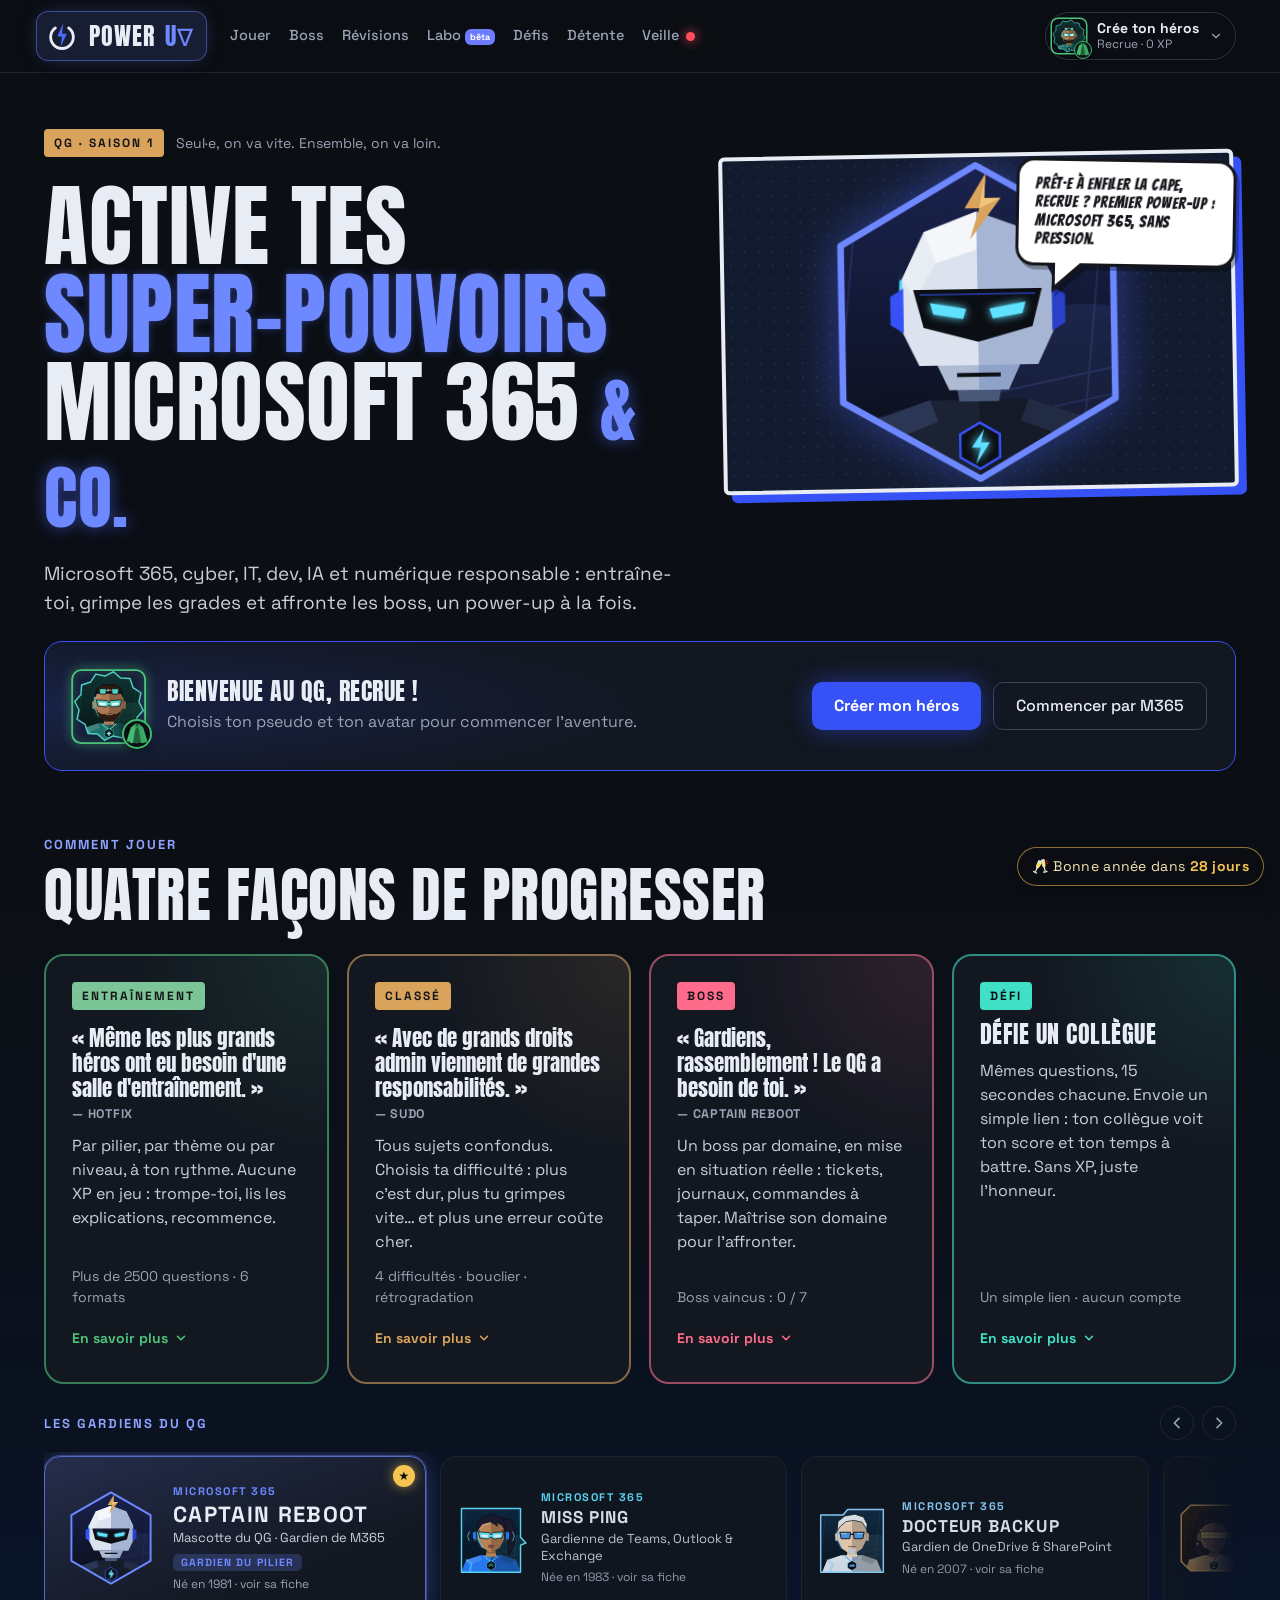
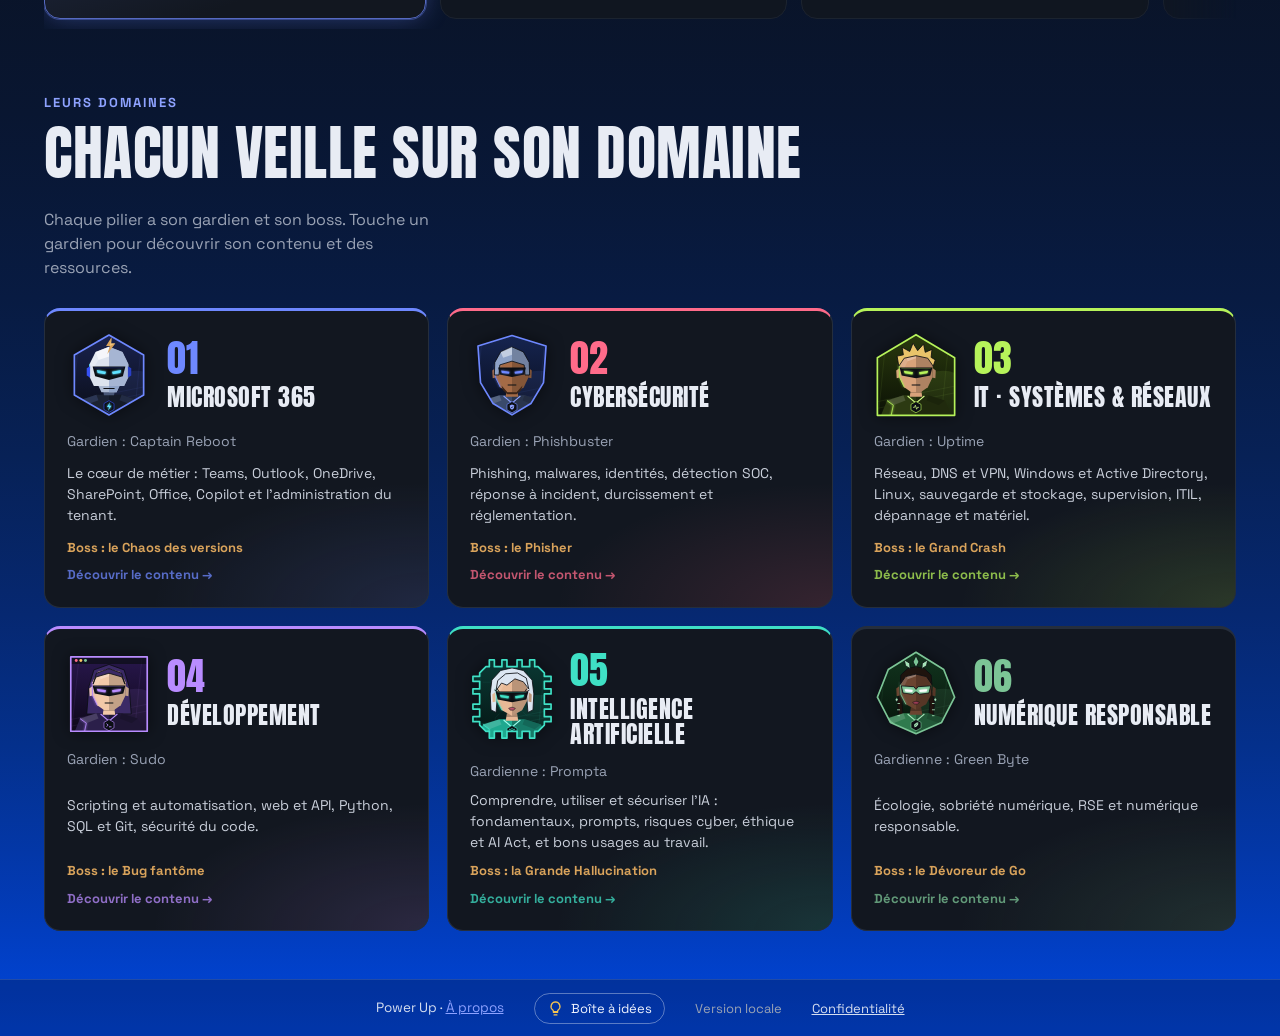
<file: index.html>
<!doctype html>
<html lang="fr">
<head>
  <meta charset="utf-8">
  <meta name="viewport" content="width=device-width, initial-scale=1">
  <title>Power Up — Active tes super-pouvoirs numériques</title>
  <meta name="description" content="Plateforme ludique pour apprendre Microsoft 365 et la cybersécurité : missions, entraînement et mode classé.">
  <meta name="theme-color" content="#0B0E13">
  <link rel="manifest" href="manifest.webmanifest">
  <link rel="apple-touch-icon" href="icon-192.png">
  <link rel="canonical" href="https://powerup365.pages.dev/">
  <!-- Aperçu du lien (Teams, LinkedIn, Discord, WhatsApp…) -->
  <meta property="og:type" content="website">
  <meta property="og:site_name" content="Power Up">
  <meta property="og:locale" content="fr_FR">
  <meta property="og:title" content="Power Up — Active tes super-pouvoirs Microsoft 365 &amp; co">
  <meta property="og:description" content="Entraînement, mode classé et boss pour apprendre Microsoft 365 et la cybersécurité en jouant. Projet de stage.">
  <meta property="og:url" content="https://powerup365.pages.dev/">
  <meta property="og:image" content="https://powerup365.pages.dev/apercu.jpg">
  <meta property="og:image:type" content="image/jpeg">
  <meta property="og:image:width" content="1200">
  <meta property="og:image:height" content="630">
  <meta property="og:image:alt" content="Captain Reboot, la mascotte de Power Up, à côté du titre « Power Up ».">
  <meta name="twitter:card" content="summary_large_image">
  <link rel="icon" href="data:image/svg+xml,%3Csvg xmlns='http://www.w3.org/2000/svg' viewBox='0 0 36 36'%3E%3Crect width='36' height='36' rx='8' fill='%230B0E13'/%3E%3Cpath d='M11 9.5a12 12 0 1 0 14 0' stroke='%23E8ECF4' stroke-width='3' fill='none' stroke-linecap='round'/%3E%3Cpath d='M19.5 4 13 18.5h5L16.5 30 23 15.5h-5z' fill='%234C6BFF'/%3E%3C/svg%3E">
  <link rel="stylesheet" href="css/style.css">
</head>
<body>
  <div id="app"></div>
  <noscript><p style="padding:24px">Power Up a besoin de JavaScript pour fonctionner.</p></noscript>
  <script src="js/config.js"></script>
  <script src="js/questions.js"></script>
  <script src="js/banque/phishing.js"></script>
  <script src="js/banque/cyber.js"></script>
  <script src="js/banque/reseau.js"></script>
  <script src="js/banque/teams.js"></script>
  <script src="js/banque/fichiers.js"></script>
  <script src="js/banque/productivite.js"></script>
  <script src="js/banque/admin.js"></script>
  <script src="js/banque/vert.js"></script>
  <script src="js/banque/it.js"></script>
  <script src="js/banque/dev.js"></script>
  <script src="js/banque/m365.js"></script>
  <script src="js/banque/cyber2.js"></script>
  <script src="js/banque/it2.js"></script>
  <script src="js/banque/ia.js"></script>
  <script src="js/banque/dev2.js"></script>
  <script src="js/banque/saisie.js"></script>
  <script src="js/banque/adressage.js"></script>
  <script src="js/banque/legende2.js"></script>
  <script src="js/banque/m365b.js"></script>
  <script src="js/banque/cyber3.js"></script>
  <script src="js/banque/it3.js"></script>
  <script src="js/banque/dev3.js"></script>
  <script src="js/banque/ia2.js"></script>
  <script src="js/banque/vert2.js"></script>
<script src="js/banque/m365c.js"></script>
<script src="js/banque/cyber4.js"></script>
<script src="js/banque/it4.js"></script>
<script src="js/banque/dev4.js"></script>
<script src="js/banque/ia3.js"></script>
<script src="js/banque/ia4.js"></script>
<script src="js/banque/vert3.js"></script>
<script src="js/banque/reseau2.js"></script>
<script src="js/banque/linux2.js"></script>
<script src="js/banque/exploit.js"></script>
<script src="js/banque/complement.js"></script>
  <script src="js/boss.js"></script>
<script src="js/boss-alts.js"></script>
  <script src="js/heroes.js"></script>
<script src="js/fonds.js"></script>
  <script src="js/veille-data.js"></script>
  <script src="js/decode.js"></script>
  <script src="js/detente.js"></script>
  <script src="js/detente2.js"></script>
  <script src="js/i18n.js"></script>
  <script src="js/app.js"></script>
</body>
</html>
</file>
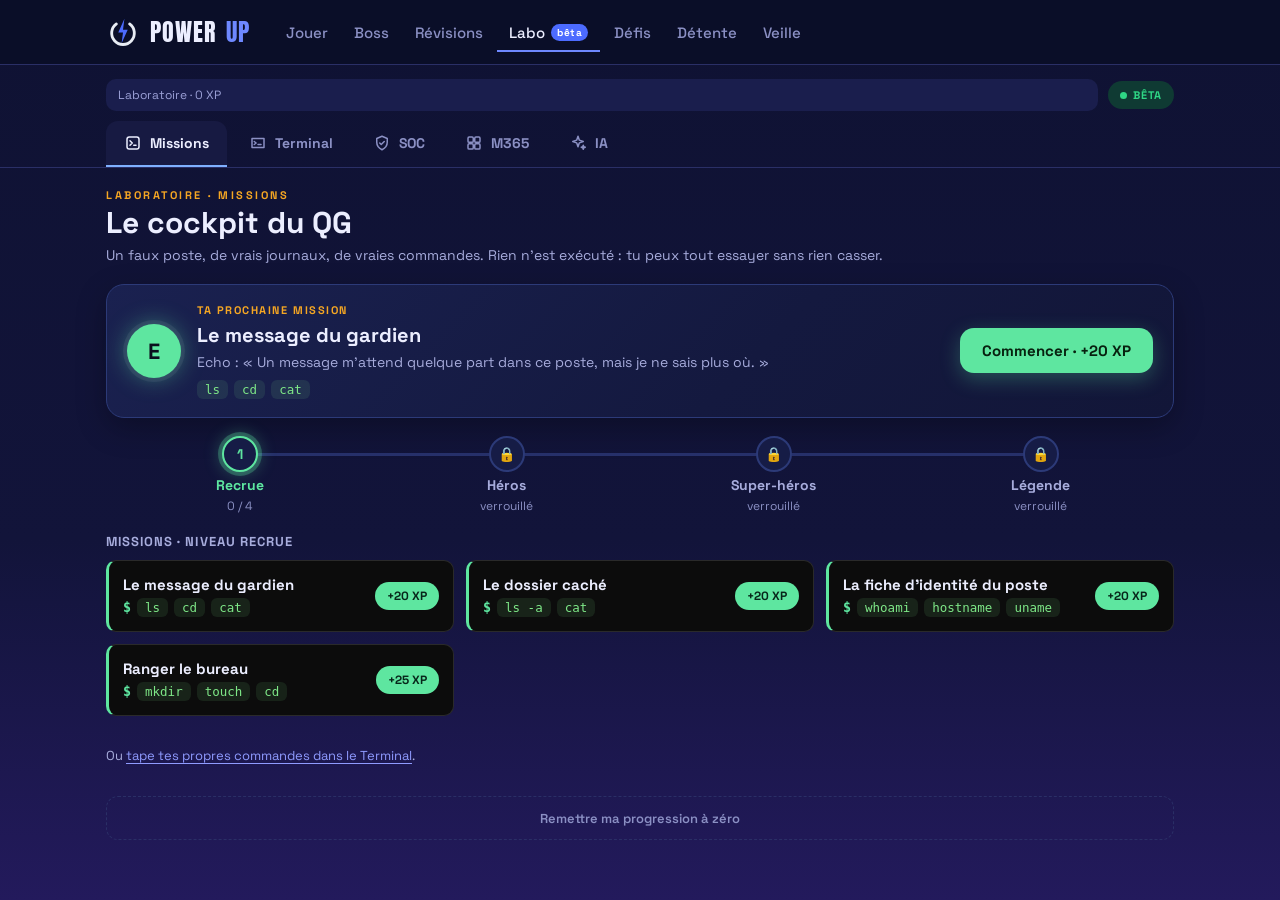
<file: labo/index.html>
<!doctype html>
<html lang="fr">
<head>
<meta charset="utf-8">
<meta name="viewport" content="width=device-width, initial-scale=1, viewport-fit=cover">
<meta name="theme-color" content="#0f1233">
<meta name="robots" content="noindex">
<title>Laboratoire · Power Up</title>
<link rel="icon" href="../icon-192.png">
<link rel="stylesheet" href="labo.css">
</head>
<body>
<header class="site-bar"><div class="wrap"><a class="site-logo" href="../index.html#/" title="Retour au QG" aria-label="Retour au QG"><svg width="34" height="34" viewBox="0 0 36 36" fill="none" aria-hidden="true"><path d="M11 9.5a12 12 0 1 0 14 0" stroke="#E8ECF4" stroke-width="3" stroke-linecap="round"/><path d="M19.5 4 13 18.5h5L16.5 30 23 15.5h-5z" fill="#4C6BFF"/></svg>POWER <span>UP</span></a><nav class="site-nav" aria-label="Navigation principale"><a href="../index.html#/jouer">Jouer</a><a href="../index.html#/mission">Boss</a><a href="../index.html#/stats">Révisions</a><a href="index.html" class="on" aria-current="page">Labo<em>bêta</em></a><a href="../index.html#/collectif">Défis</a><a href="../index.html#/detente">Détente</a><a href="../index.html#/veille">Veille</a></nav></div></header>
<div class="wrap top"><a class="pu-back" href="../index.html#/jouer" aria-label="Retour à Power Up">← Power Up</a><span class="pill" id="urlpill">Laboratoire · 0 XP</span><span class="live"><i></i>BÊTA</span></div>

<main>
<div class="wrap">

<!-- MISSIONS -->
<section class="view" id="v-missions" aria-labelledby="t-missions">
  <div>
    <div class="eyebrow" style="color:var(--amber)">Laboratoire · Missions</div>
    <h1 id="t-missions">Le cockpit du QG</h1>
    <p class="lead">Un faux poste, de vrais journaux, de vraies commandes. Rien n'est exécuté : tu peux tout essayer sans rien casser.</p>
  </div>
  <div id="mlist"></div>
  <div id="mods"></div>
  <button type="button" class="reset" id="reset">Remettre ma progression à zéro</button>
</section>

<!-- TERMINAL -->
<section class="view" id="v-terminal" hidden aria-labelledby="t-term">
  <div class="back">
    <button type="button" data-go="missions" aria-label="Retour aux missions"><svg width="20" height="20" viewBox="0 0 24 24" fill="none" stroke="currentColor" stroke-width="2.4" stroke-linecap="round" stroke-linejoin="round" aria-hidden="true"><path d="M15 5l-7 7 7 7"/></svg></button>
    <div style="flex:1;min-width:0"><div class="eyebrow" id="t-lvl"></div><h2 id="t-term"></h2></div>
    <span class="xp" id="t-xp"></span>
  </div>
  <div id="side">
    <div class="bubble"><div class="avatar" id="t-av" aria-hidden="true">E</div><div class="say"><b id="t-who"></b><span class="txt" id="t-say"></span><small id="t-more">Touche pour lire la suite</small></div></div>
    <details class="goals" id="goalsbox" open><summary><span class="eyebrow" style="color:var(--amber)">Objectifs</span><span class="sub" id="gcount" style="font-size:12px"></span></summary><div id="goals"></div></details>
    <div class="win" id="win" hidden><b>Mission réussie</b><span id="win-txt"></span><div class="row" style="margin-top:10px;gap:10px;flex-wrap:wrap"><button type="button" class="btn go2" id="next-m">Mission suivante</button></div></div>
  </div>
  <div id="tcol">
    <div class="term big" id="term">
      <div class="termbar"><i></i><i></i><i></i><span style="margin-left:8px" id="t-host"></span><button type="button" class="tb-clear" id="t-clear" aria-label="Effacer l'écran">clear</button></div>
      <div id="log" role="log" aria-live="polite"></div>
    </div>
    <div class="keys" id="keys" aria-label="Touches de clavier supplémentaires"></div>
    <button type="button" class="hintbtn" id="t-hint">Besoin d'un coup de pouce ? <span id="t-hintcost"></span></button>
    <p class="sub" style="margin:0;font-size:12px">Tab complète · ↑ ↓ rappellent l'historique · man ou --help explique une commande · Ctrl+L efface.</p>
  </div>
</section>

<!-- SOC : file d'incidents -->
<section class="view socx" id="v-soc" hidden aria-labelledby="t-soc">
  <div class="s-top">
    <div><div class="s-crumb">Laboratoire · SOC › Investigation et réponse › Incidents et alertes</div><h1 id="t-soc">Incidents</h1></div>
    <div class="s-kpis"><div class="s-kpi"><small>Actifs</small><b id="k-open">5</b></div><div class="s-kpi"><small>Résolus</small><b id="k-done" style="color:#4cc38a">0</b></div><div class="s-kpi"><small>XP SOC</small><b id="k-xp" style="color:var(--smid)">0</b></div></div>
  </div>
  <div class="s-filters" id="s-filters" role="group" aria-label="Filtres"></div>
  <div class="s-table" id="s-table" role="table" aria-label="File d'incidents"></div>
  <p class="s-note">Comme sur le terrain : tu ouvres un incident, tu enquêtes dans les journaux avec des requêtes, tu classes l'incident puis tu écris ta note de clôture. Aucune bonne réponse n'est suggérée.</p>
</section>

<!-- SOC : incident -->
<section class="view socx" id="v-inc" hidden aria-labelledby="t-inc">
  <div class="back">
    <button type="button" data-go="soc" aria-label="Retour à la liste des incidents"><svg width="20" height="20" viewBox="0 0 24 24" fill="none" stroke="currentColor" stroke-width="2.4" stroke-linecap="round" stroke-linejoin="round" aria-hidden="true"><path d="M15 5l-7 7 7 7"/></svg></button>
    <div style="flex:1;min-width:0"><div class="s-crumb" id="i-id"></div><h2 id="t-inc" style="overflow-wrap:anywhere"></h2></div>
  </div>
  <div class="s-meta" id="i-meta"></div>
  <div class="s-tabs" role="tablist" id="i-tabs"></div>
  <div id="i-body" style="display:flex;flex-direction:column;gap:12px"></div>
</section>

<!-- M365 : tableau de bord -->
<section class="view" id="v-m365" hidden aria-labelledby="t-m365">
  <div>
    <div class="eyebrow">Laboratoire · Console M365 · entreprise fictive</div>
    <h1 id="t-m365">Tableau de bord</h1>
    <div class="grid3">
      <div class="tile"><small>Comptes</small><b>57</b></div>
      <div class="tile"><small>Postes</small><b>53</b></div>
      <div class="tile"><small>Licences</small><b>60</b></div>
    </div>
  </div>
  <div>
    <div class="eyebrow">Points d'attention</div>
    <div class="grid2" id="att"></div>
    <p class="sub" style="margin-top:12px">Touche une carte pour traiter la situation. Chacune est un cas courant en entreprise.</p>
  </div>
</section>

<!-- M365 : situation -->
<section class="view" id="v-scen" hidden aria-labelledby="t-scen">
  <div class="back">
    <button type="button" data-go="m365" aria-label="Retour au tableau de bord"><svg width="20" height="20" viewBox="0 0 24 24" fill="none" stroke="currentColor" stroke-width="2.4" stroke-linecap="round" stroke-linejoin="round" aria-hidden="true"><path d="M15 5l-7 7 7 7"/></svg></button>
    <div style="flex:1;min-width:0"><div class="eyebrow" id="s-eye" style="color:var(--amber)"></div><h2 id="t-scen"></h2></div>
  </div>
  <p class="lead" id="s-intro" style="margin:0"></p>
  <div class="stack" id="s-list" style="margin-top:0"></div>
  <div class="result" id="s-res" hidden>
    <h2 id="sr-title"></h2>
    <div id="sr-text" style="line-height:1.5;color:#d6daff"></div>
    <div class="mitre" id="sr-tags"></div>
    <div class="row" style="gap:12px;flex-wrap:wrap"><span class="xp" id="sr-xp"></span><button class="btn go2" type="button" data-go="m365">Retour au tableau de bord</button></div>
  </div>
</section>


<!-- IA : assistant simulé (bêta) -->
<section class="view" id="v-ia" hidden aria-labelledby="t-ia">
  <div>
    <div class="eyebrow" style="color:var(--amber)">Laboratoire · Assistant IA · bêta</div>
    <h1 id="t-ia">L'assistant du QG</h1>
    <p class="lead">Un assistant IA simulé te répond. Ton rôle : relire sa réponse et repérer ce qui est faux, inventé ou dangereux avant de lui faire confiance.</p>
  </div>
  <p class="ia-sim"><b>Simulation</b>Entraîne-toi ici sans aucun risque pour tes données.</p>
  <div class="stack" id="ia-list"></div>
</section>

<!-- IA : mission -->
<section class="view" id="v-iam" hidden aria-labelledby="t-iam">
  <div class="back">
    <button type="button" data-go="ia" aria-label="Retour aux missions IA"><svg width="20" height="20" viewBox="0 0 24 24" fill="none" stroke="currentColor" stroke-width="2.4" stroke-linecap="round" stroke-linejoin="round" aria-hidden="true"><path d="M15 5l-7 7 7 7"/></svg></button>
    <div style="flex:1;min-width:0"><div class="eyebrow" id="ia-eye" style="color:var(--amber)"></div><h2 id="t-iam"></h2></div>
    <span class="xp" id="ia-xp"></span>
  </div>
  <p class="lead" id="ia-intro" style="margin:0"></p>
  <p class="ia-sim"><b>Simulation</b>Exercice simulé, sans risque.</p>
  <div class="ia-grid">
    <div class="ia-pane">
      <h3 class="eyebrow">1 · Le document</h3>
      <div class="ia-doc" id="ia-doc"></div>
      <div class="ia-ask" id="ia-ask"></div>
    </div>
    <div class="ia-pane">
      <h3 class="eyebrow">2 · La réponse de l'assistant</h3>
      <p class="sub" style="margin:0">Touche chaque phrase qui te paraît fausse, inventée ou risquée, puis valide.</p>
      <div class="ia-reply" id="ia-reply"></div>
      <div class="ia-actions"><button type="button" class="btn go2" id="ia-check">Valider mon analyse</button><button type="button" class="btn" id="ia-again" hidden>Recommencer</button><span class="sub" id="ia-count"></span></div>
      <div class="result" id="ia-res" hidden></div>
    </div>
  </div>
</section>

</div>
</main>

<nav class="nav" aria-label="Modules">
  <div class="wrap">
    <button type="button" data-tab="missions"><svg viewBox="0 0 24 24" fill="none" stroke="currentColor" stroke-width="2" stroke-linecap="round" stroke-linejoin="round" aria-hidden="true"><rect x="4" y="4" width="16" height="16" rx="3"/><path d="M8 9l3 3-3 3M13 15h3"/></svg>Missions</button>
    <button type="button" data-tab="terminal"><svg viewBox="0 0 24 24" fill="none" stroke="currentColor" stroke-width="2" stroke-linecap="round" stroke-linejoin="round" aria-hidden="true"><path d="M4 6h16v12H4zM7 10l2.500 2L7 14M12 14h4"/></svg>Terminal</button>
    <button type="button" data-tab="soc"><svg viewBox="0 0 24 24" fill="none" stroke="currentColor" stroke-width="2" stroke-linecap="round" stroke-linejoin="round" aria-hidden="true"><path d="M12 3l7 3v5c0 4.500-3 8-7 10-4-2-7-5.500-7-10V6z"/><path d="M9 12l2 2 4-4"/></svg>SOC</button>
    <button type="button" data-tab="m365"><svg viewBox="0 0 24 24" fill="none" stroke="currentColor" stroke-width="2" stroke-linecap="round" stroke-linejoin="round" aria-hidden="true"><rect x="4" y="4" width="7" height="7" rx="1.500"/><rect x="13" y="4" width="7" height="7" rx="1.500"/><rect x="4" y="13" width="7" height="7" rx="1.500"/><rect x="13" y="13" width="7" height="7" rx="1.500"/></svg>M365</button>
    <button type="button" data-tab="ia"><svg viewBox="0 0 24 24" fill="none" stroke="currentColor" stroke-width="2" stroke-linecap="round" stroke-linejoin="round" aria-hidden="true"><path d="M12 3l1.800 5.200L19 10l-5.200 1.800L12 17l-1.800-5.200L5 10l5.200-1.800z"/><path d="M19 15l.7 2 2 .7-2 .7-.7 2-.7-2-2-.7 2-.7z"/></svg>IA</button>
  </div>
</nav>

<script src="labo.js"></script>
</body>
</html>
</file>
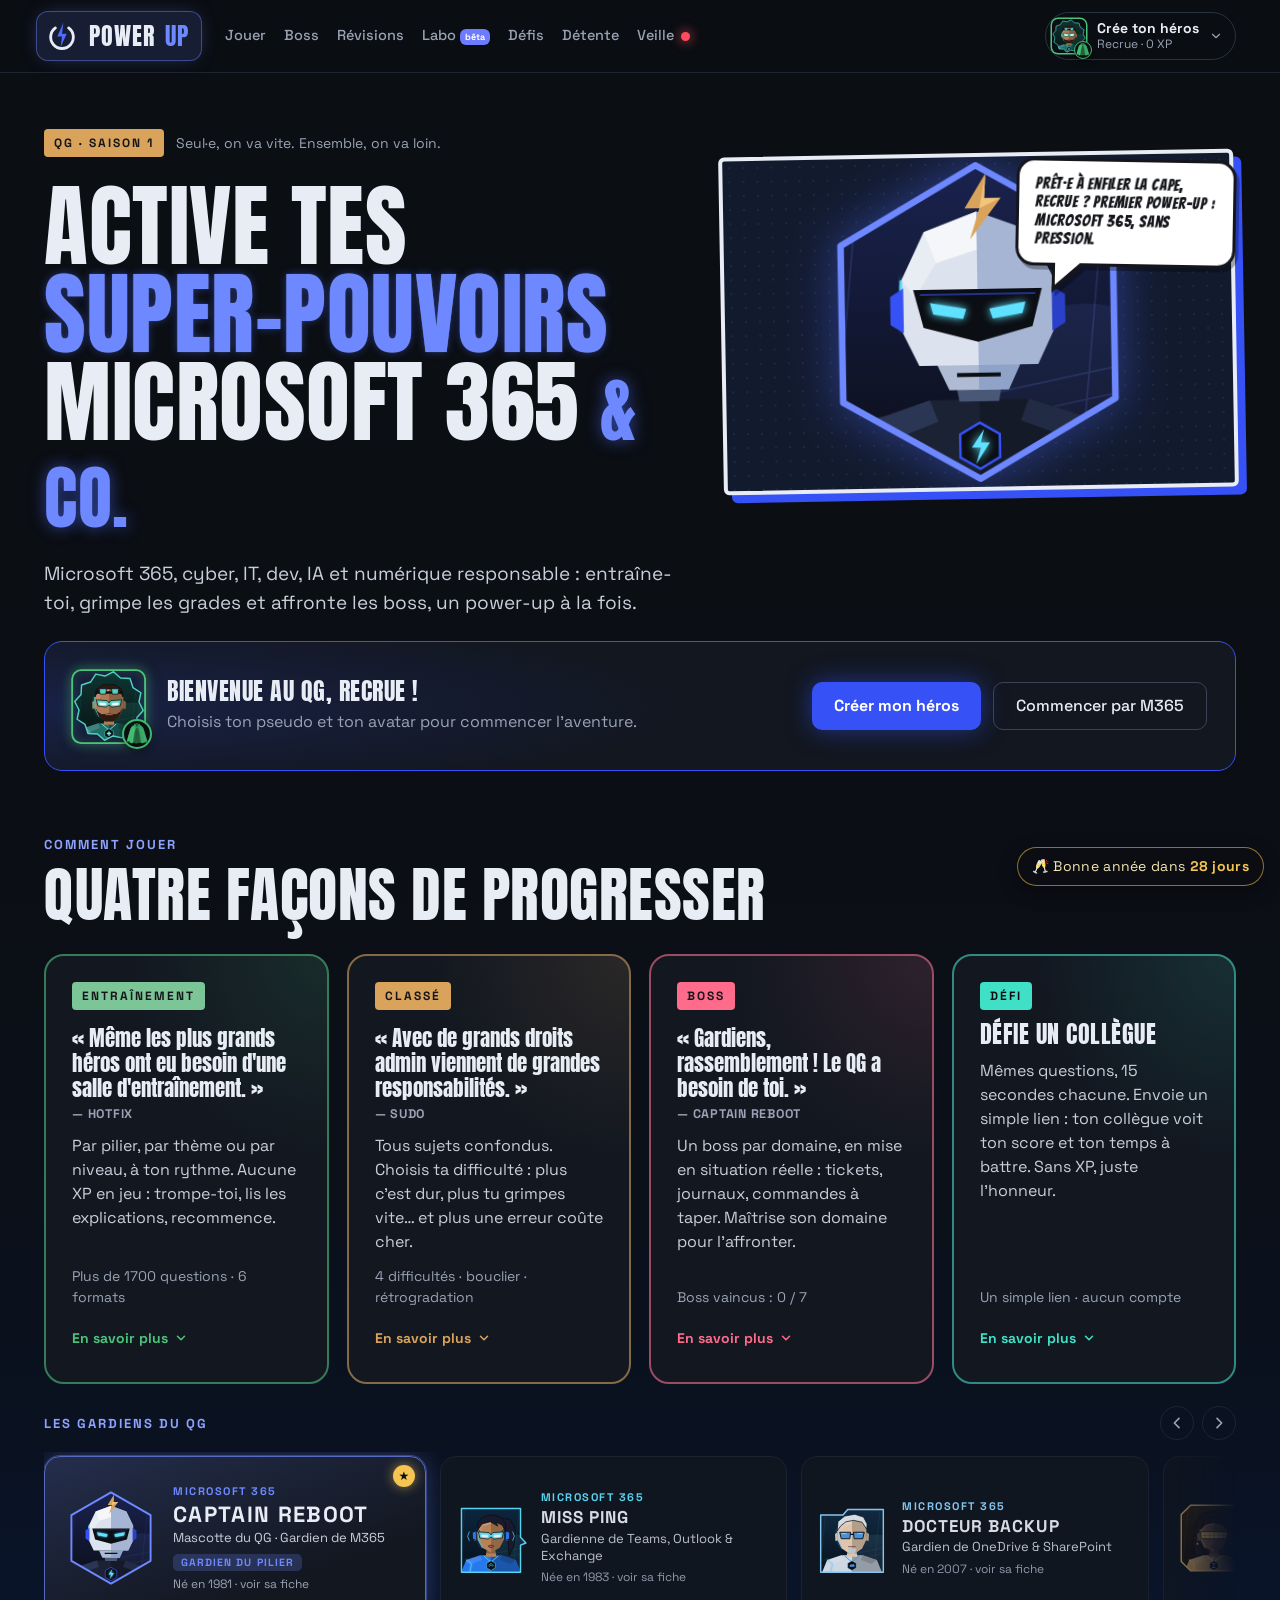
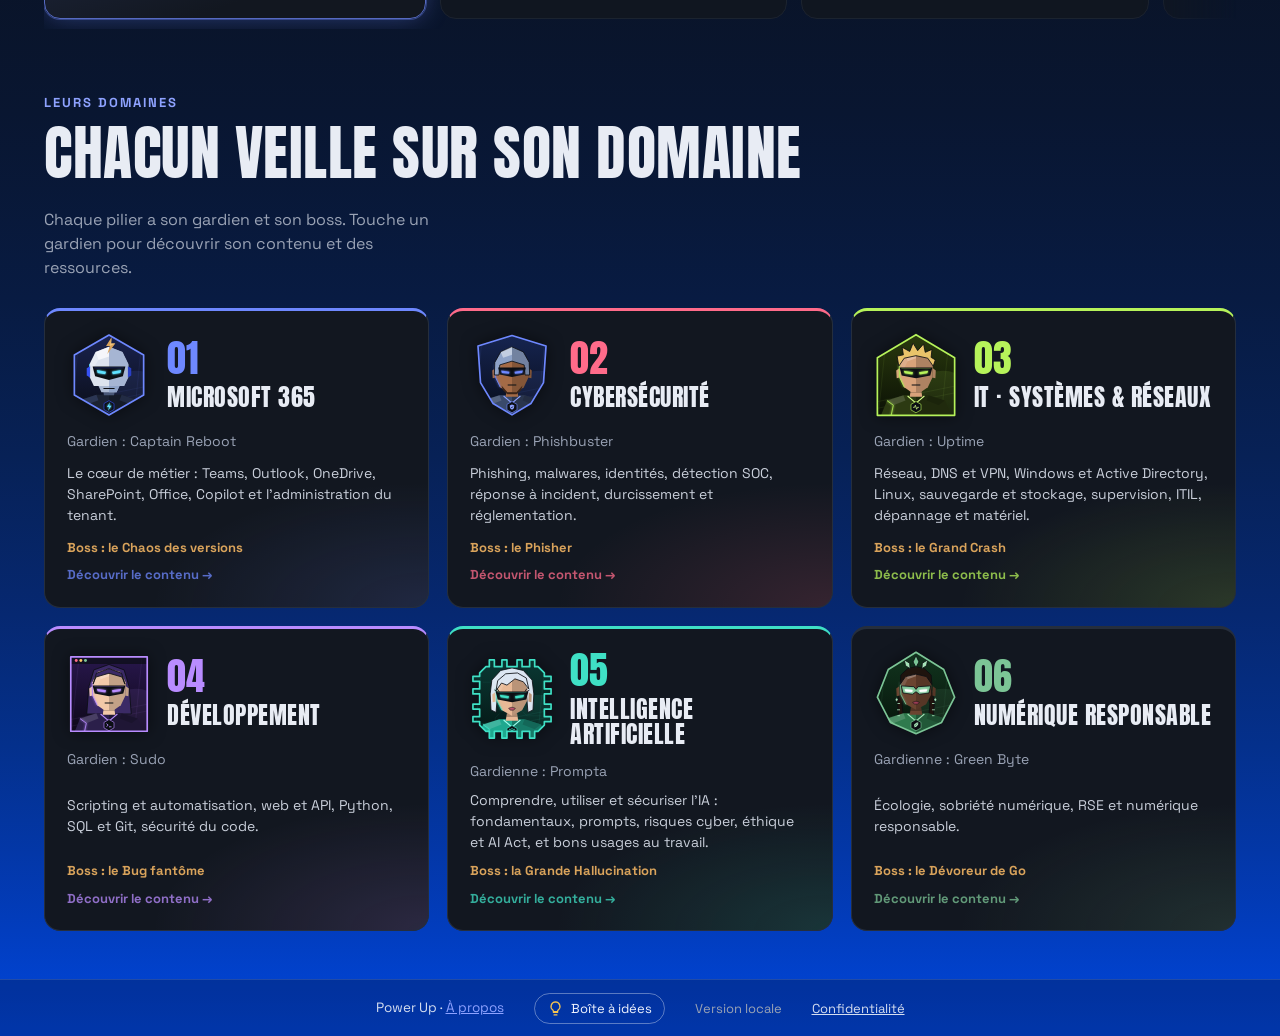
<file: testeur.html>
<!doctype html>
<html lang="fr">
<head>
  <meta charset="utf-8">
  <meta name="viewport" content="width=device-width, initial-scale=1">
  <title>Power Up · accès testeur</title>
  <meta name="description" content="Plateforme ludique pour apprendre Microsoft 365 et la cybersécurité : missions, entraînement et mode classé.">
  <meta name="theme-color" content="#0B0E13">
  <link rel="icon" href="data:image/svg+xml,%3Csvg xmlns='http://www.w3.org/2000/svg' viewBox='0 0 36 36'%3E%3Crect width='36' height='36' rx='8' fill='%230B0E13'/%3E%3Cpath d='M11 9.5a12 12 0 1 0 14 0' stroke='%23E8ECF4' stroke-width='3' fill='none' stroke-linecap='round'/%3E%3Cpath d='M19.5 4 13 18.5h5L16.5 30 23 15.5h-5z' fill='%234C6BFF'/%3E%3C/svg%3E">
  <link rel="stylesheet" href="css/style.css">
</head>
<body>
  <div id="app"></div>
<script>
/* Accès testeur : progression séparée (clés préfixées), pages de développement masquées */
window.PU_TESTER = true;
(function () { try { var P = "testeur:", S = Storage.prototype, g = S.getItem, st = S.setItem, r = S.removeItem;
  S.getItem = function (k) { return g.call(this, P + k); }; S.setItem = function (k, v) { return st.call(this, P + k, v); }; S.removeItem = function (k) { return r.call(this, P + k); };
} catch (e) { } })();
</script>
  <noscript><p style="padding:24px">Power Up a besoin de JavaScript pour fonctionner.</p></noscript>
  <script src="js/config.js"></script>
  <script src="js/questions.js"></script>
  <script src="js/banque/phishing.js"></script>
  <script src="js/banque/cyber.js"></script>
  <script src="js/banque/reseau.js"></script>
  <script src="js/banque/teams.js"></script>
  <script src="js/banque/fichiers.js"></script>
  <script src="js/banque/productivite.js"></script>
  <script src="js/banque/admin.js"></script>
  <script src="js/banque/vert.js"></script>
  <script src="js/banque/it.js"></script>
  <script src="js/banque/dev.js"></script>
  <script src="js/banque/m365.js"></script>
  <script src="js/banque/cyber2.js"></script>
  <script src="js/banque/it2.js"></script>
  <script src="js/banque/ia.js"></script>
  <script src="js/banque/dev2.js"></script>
  <script src="js/banque/saisie.js"></script>
  <script src="js/banque/adressage.js"></script>
  <script src="js/banque/legende2.js"></script>
  <script src="js/banque/m365b.js"></script>
  <script src="js/banque/cyber3.js"></script>
  <script src="js/banque/it3.js"></script>
  <script src="js/banque/dev3.js"></script>
  <script src="js/banque/ia2.js"></script>
  <script src="js/banque/vert2.js"></script>
<script src="js/banque/m365c.js"></script>
<script src="js/banque/cyber4.js"></script>
<script src="js/banque/it4.js"></script>
<script src="js/banque/dev4.js"></script>
<script src="js/banque/ia3.js"></script>
<script src="js/banque/vert3.js"></script>
  <script src="js/boss.js"></script>
<script src="js/boss-alts.js"></script>
  <script src="js/heroes.js"></script>
<script src="js/fonds.js"></script>
  <script src="js/veille-data.js"></script>
  <script src="js/i18n.js"></script>
  <script src="js/app.js"></script>
</body>
</html>
</file>
